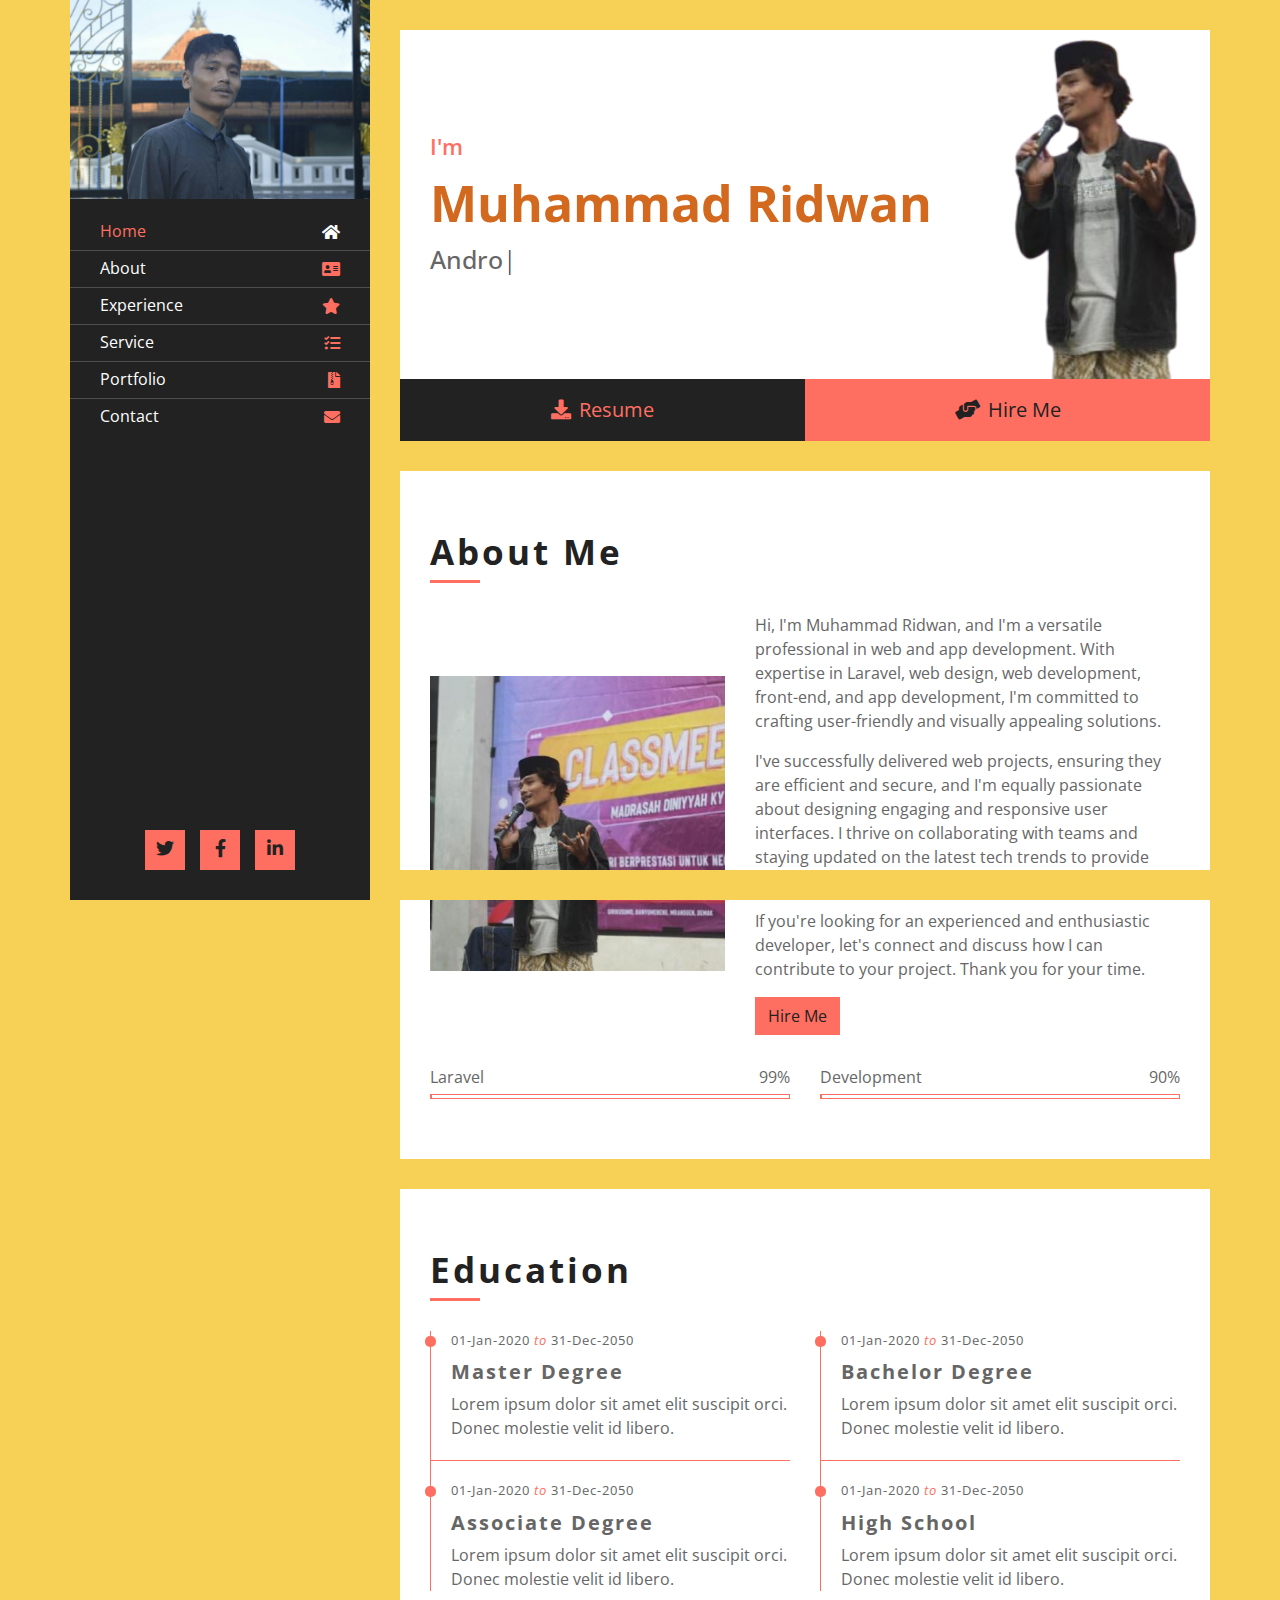
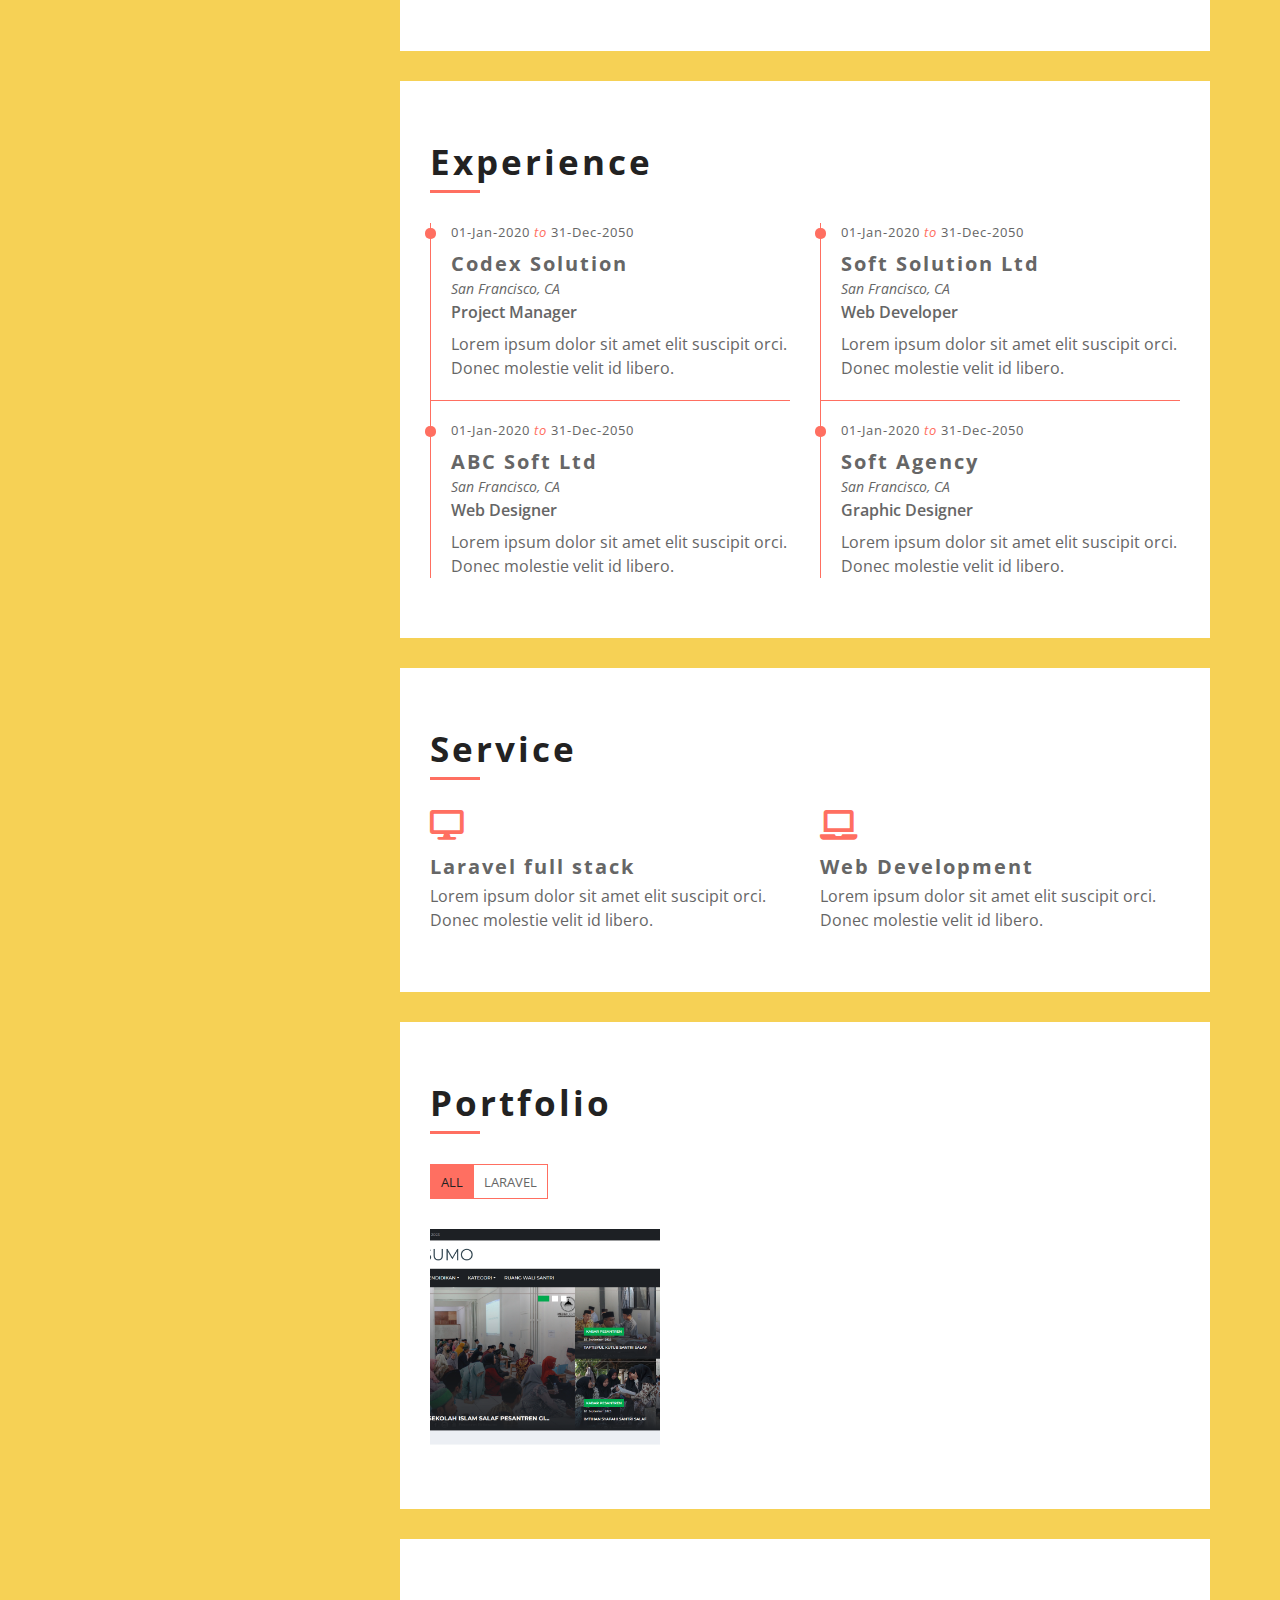
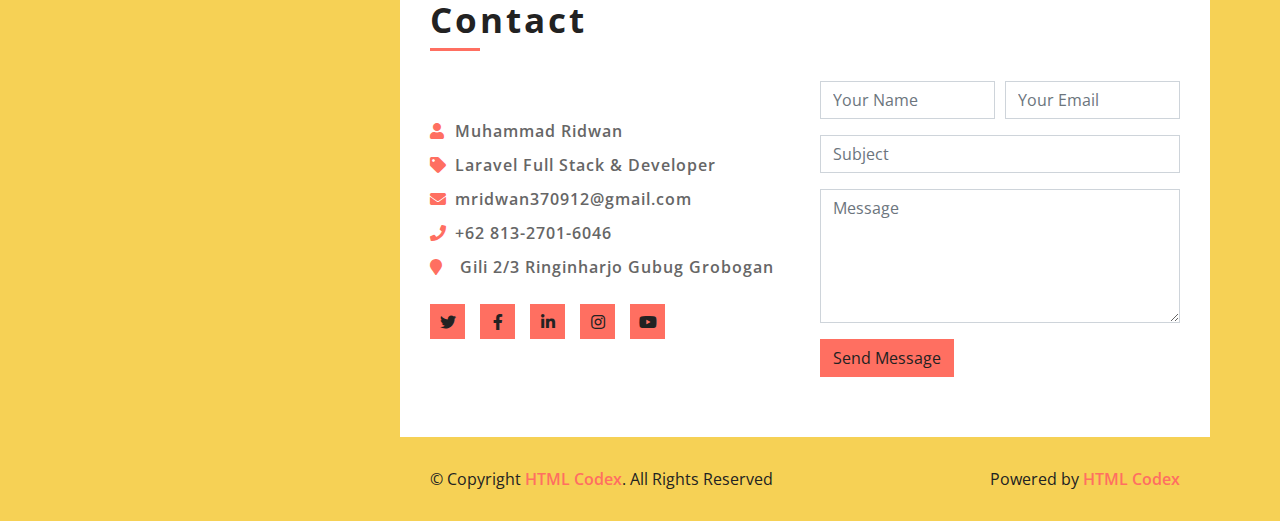
<file: index.html>
<!DOCTYPE html>
<html lang="en">
  <head>
    <meta charset="utf-8" />
    <title>Cantrik Art Portofolio</title>
    <meta content="width=device-width, initial-scale=1.0" name="viewport" />
    <meta content="Cantrik Art Portofolio" name="keywords" />
    <meta content="Cantrik Art Portofolio" name="description" />

    <!-- Favicon -->
    <link href="img/favicon.ico" rel="icon" />

    <!-- Google Fonts -->
    <link
      href="https://fonts.googleapis.com/css2?family=Open+Sans:300;400;600;700;800&display=swap"
      rel="stylesheet"
    />

    <!-- CSS Libraries -->
    <link
      href="https://stackpath.bootstrapcdn.com/bootstrap/4.4.1/css/bootstrap.min.css"
      rel="stylesheet"
    />
    <link
      href="https://cdnjs.cloudflare.com/ajax/libs/font-awesome/5.10.0/css/all.min.css"
      rel="stylesheet"
    />
    <link href="lib/slick/slick.css" rel="stylesheet" />
    <link href="lib/slick/slick-theme.css" rel="stylesheet" />
    <link href="lib/lightbox/css/lightbox.min.css" rel="stylesheet" />

    <!-- Template Stylesheet -->
    <link href="css/style.css" rel="stylesheet" />
  </head>

  <body data-spy="scroll" data-target=".navbar" data-offset="51">
    <div class="wrapper">
      <div class="sidebar">
        <div class="sidebar-header">
          <img src="img/ridwan.jpg" alt="Image" />
        </div>
        <div class="sidebar-content">
          <nav class="navbar navbar-expand-md bg-dark navbar-dark">
            <a href="#" class="navbar-brand">Cantrik Art</a>
            <button
              type="button"
              class="navbar-toggler"
              data-toggle="collapse"
              data-target="#navbarCollapse"
            >
              <span class="navbar-toggler-icon"></span>
            </button>
            <div class="collapse navbar-collapse" id="navbarCollapse">
              <ul class="nav navbar-nav">
                <li class="nav-item">
                  <a class="nav-link" href="#header"
                    >Home<i class="fa fa-home"></i
                  ></a>
                </li>
                <li class="nav-item">
                  <a class="nav-link" href="#about"
                    >About<i class="fa fa-address-card"></i
                  ></a>
                </li>
                <li class="nav-item">
                  <a class="nav-link" href="#experience"
                    >Experience<i class="fa fa-star"></i
                  ></a>
                </li>
                <li class="nav-item">
                  <a class="nav-link" href="#service"
                    >Service<i class="fa fa-tasks"></i
                  ></a>
                </li>
                <li class="nav-item">
                  <a class="nav-link" href="#portfolio"
                    >Portfolio<i class="fa fa-file-archive"></i
                  ></a>
                </li>
                <li class="nav-item">
                  <a class="nav-link" href="#contact"
                    >Contact<i class="fa fa-envelope"></i
                  ></a>
                </li>
              </ul>
            </div>
          </nav>
        </div>
        <div class="sidebar-footer">
          <a href="#"><i class="fab fa-twitter"></i></a>
          <a href="https://www.facebook.com/CantrikArt"
            ><i class="fab fa-facebook-f"></i
          ></a>
          <a href="#"><i class="fab fa-linkedin-in"></i></a>
        </div>
      </div>
      <div class="content">
        <!-- Header Start -->
        <div class="header" id="header">
          <div class="content-inner">
            <p>I'm</p>
            <h1 style="color: chocolate">Muhammad Ridwan</h1>
            <h2></h2>
            <div class="typed-text">
              Android Developer, Jetpack Compose, Laravel Full Stack, Web
              Designer, Web Developer, Front End Developer, Apps Developer
            </div>
          </div>
        </div>
        <!-- Header End -->

        <!-- Large Button Start -->
        <div class="large-btn">
          <div class="content-inner">
            <a class="btn" href="#"><i class="fa fa-download"></i>Resume</a>
            <a class="btn" href="https://wa.me/6281327016046" target="_blank"
              ><i class="fa fa-hands-helping"></i>Hire Me</a
            >
          </div>
        </div>
        <!-- Large Button End -->

        <!-- About Start -->
        <div class="about" id="about">
          <div class="content-inner">
            <div class="content-header">
              <h2>About Me</h2>
            </div>
            <div class="row align-items-center">
              <div class="col-md-6 col-lg-5">
                <img src="img/muhammad-ridwan.jpg" alt="Image" />
              </div>
              <div class="col-md-6 col-lg-7">
                <p>
                  Hi, I'm Muhammad Ridwan, and I'm a versatile professional in
                  web and app development. With expertise in Laravel, web
                  design, web development, front-end, and app development, I'm
                  committed to crafting user-friendly and visually appealing
                  solutions.
                </p>
                <p>
                  I've successfully delivered web projects, ensuring they are
                  efficient and secure, and I'm equally passionate about
                  designing engaging and responsive user interfaces. I thrive on
                  collaborating with teams and staying updated on the latest
                  tech trends to provide value-driven solutions.
                </p>

                <p>
                  If you're looking for an experienced and enthusiastic
                  developer, let's connect and discuss how I can contribute to
                  your project. Thank you for your time.
                </p>
                <a
                  class="btn"
                  href="https://wa.me/6281327016046"
                  target="_blank"
                  >Hire Me</a
                >
              </div>
            </div>
            <div class="row">
              <div class="col-md-6">
                <div class="skills">
                  <div class="skill-name">
                    <p>Laravel</p>
                    <p>99%</p>
                  </div>
                  <div class="progress">
                    <div
                      class="progress-bar"
                      role="progressbar"
                      aria-valuenow="99"
                      aria-valuemin="0"
                      aria-valuemax="100"
                    ></div>
                  </div>
                </div>
              </div>
              <div class="col-md-6">
                <div class="skills">
                  <div class="skill-name">
                    <p>Development</p>
                    <p>90%</p>
                  </div>
                  <div class="progress">
                    <div
                      class="progress-bar"
                      role="progressbar"
                      aria-valuenow="90"
                      aria-valuemin="0"
                      aria-valuemax="100"
                    ></div>
                  </div>
                </div>
              </div>
            </div>
          </div>
        </div>
        <!-- About End -->

        <!-- Education Start -->
        <div class="education" id="education">
          <div class="content-inner">
            <div class="content-header">
              <h2>Education</h2>
            </div>
            <div class="row align-items-center">
              <div class="col-md-6">
                <div class="edu-col">
                  <span>01-Jan-2020 <i>to</i> 31-Dec-2050</span>
                  <h3>Master Degree</h3>
                  <p>
                    Lorem ipsum dolor sit amet elit suscipit orci. Donec
                    molestie velit id libero.
                  </p>
                </div>
              </div>
              <div class="col-md-6">
                <div class="edu-col">
                  <span>01-Jan-2020 <i>to</i> 31-Dec-2050</span>
                  <h3>Bachelor Degree</h3>
                  <p>
                    Lorem ipsum dolor sit amet elit suscipit orci. Donec
                    molestie velit id libero.
                  </p>
                </div>
              </div>
              <div class="col-md-6">
                <div class="edu-col">
                  <span>01-Jan-2020 <i>to</i> 31-Dec-2050</span>
                  <h3>Associate Degree</h3>
                  <p>
                    Lorem ipsum dolor sit amet elit suscipit orci. Donec
                    molestie velit id libero.
                  </p>
                </div>
              </div>
              <div class="col-md-6">
                <div class="edu-col">
                  <span>01-Jan-2020 <i>to</i> 31-Dec-2050</span>
                  <h3>High School</h3>
                  <p>
                    Lorem ipsum dolor sit amet elit suscipit orci. Donec
                    molestie velit id libero.
                  </p>
                </div>
              </div>
            </div>
          </div>
        </div>
        <!-- Education Start -->

        <!-- Experience Start -->
        <div class="experience" id="experience">
          <div class="content-inner">
            <div class="content-header">
              <h2>Experience</h2>
            </div>
            <div class="row align-items-center">
              <div class="col-md-6">
                <div class="exp-col">
                  <span>01-Jan-2020 <i>to</i> 31-Dec-2050</span>
                  <h3>Codex Solution</h3>
                  <h4>San Francisco, CA</h4>
                  <h5>Project Manager</h5>
                  <p>
                    Lorem ipsum dolor sit amet elit suscipit orci. Donec
                    molestie velit id libero.
                  </p>
                </div>
              </div>
              <div class="col-md-6">
                <div class="exp-col">
                  <span>01-Jan-2020 <i>to</i> 31-Dec-2050</span>
                  <h3>Soft Solution Ltd</h3>
                  <h4>San Francisco, CA</h4>
                  <h5>Web Developer</h5>
                  <p>
                    Lorem ipsum dolor sit amet elit suscipit orci. Donec
                    molestie velit id libero.
                  </p>
                </div>
              </div>
              <div class="col-md-6">
                <div class="exp-col">
                  <span>01-Jan-2020 <i>to</i> 31-Dec-2050</span>
                  <h3>ABC Soft Ltd</h3>
                  <h4>San Francisco, CA</h4>
                  <h5>Web Designer</h5>
                  <p>
                    Lorem ipsum dolor sit amet elit suscipit orci. Donec
                    molestie velit id libero.
                  </p>
                </div>
              </div>
              <div class="col-md-6">
                <div class="exp-col">
                  <span>01-Jan-2020 <i>to</i> 31-Dec-2050</span>
                  <h3>Soft Agency</h3>
                  <h4>San Francisco, CA</h4>
                  <h5>Graphic Designer</h5>
                  <p>
                    Lorem ipsum dolor sit amet elit suscipit orci. Donec
                    molestie velit id libero.
                  </p>
                </div>
              </div>
            </div>
          </div>
        </div>
        <!-- Experience Start -->

        <!-- Service Start -->
        <div class="service" id="service">
          <div class="content-inner">
            <div class="content-header">
              <h2>Service</h2>
            </div>
            <div class="row align-items-center">
              <div class="col-md-6">
                <div class="srv-col">
                  <i class="fa fa-desktop"></i>
                  <h3>Laravel full stack</h3>
                  <p>
                    Lorem ipsum dolor sit amet elit suscipit orci. Donec
                    molestie velit id libero.
                  </p>
                </div>
              </div>
              <div class="col-md-6">
                <div class="srv-col">
                  <i class="fa fa-laptop"></i>
                  <h3>Web Development</h3>
                  <p>
                    Lorem ipsum dolor sit amet elit suscipit orci. Donec
                    molestie velit id libero.
                  </p>
                </div>
              </div>
            </div>
          </div>
        </div>
        <!-- Service Start -->

        <!-- Portfolio Start -->
        <div class="portfolio" id="portfolio">
          <div class="content-inner">
            <div class="content-header">
              <h2>Portfolio</h2>
            </div>
            <div class="row">
              <div class="col-lg-12">
                <ul id="portfolio-flters">
                  <li data-filter="*" class="filter-active">All</li>
                  <li data-filter=".web-des">Laravel</li>
                </ul>
              </div>
            </div>
            <div class="row portfolio-container">
              <div class="col-lg-4 col-md-6 portfolio-item web-des">
                <div class="portfolio-wrap">
                  <figure>
                    <img src="img/kabar-santri.png" class="img-fluid" alt="" />
                    <a
                      href="img/kabar-santri.png"
                      data-lightbox="portfolio"
                      data-title="Kabar Santri"
                      class="link-preview"
                      title="Preview"
                      ><i class="fa fa-eye"></i
                    ></a>
                    <a
                      href="https://pesantrengirikesumo.com"
                      class="link-details"
                      title="More Details"
                      ><i class="fa fa-link"></i
                    ></a>
                    <a
                      class="portfolio-title"
                      href="https://pesantrengirikesumo.com"
                      >Kabar Santri<span>Pesantren Girikesumo</span></a
                    >
                  </figure>
                </div>
              </div>
            </div>
          </div>
        </div>
        <!-- Portfolio Start -->

        <!-- Contact Start -->
        <div class="contact" id="contact">
          <div class="content-inner">
            <div class="content-header">
              <h2>Contact</h2>
            </div>
            <div class="row align-items-center">
              <div class="col-md-6">
                <div class="contact-info">
                  <p><i class="fa fa-user"></i>Muhammad Ridwan</p>
                  <p><i class="fa fa-tag"></i>Laravel Full Stack & Developer</p>
                  <p>
                    <i class="fa fa-envelope"></i
                    ><a href="mailto:mridwan370912@gmail.com"
                      >mridwan370912@gmail.com</a
                    >
                  </p>
                  <p>
                    <i class="fa fa-phone"></i
                    ><a href="https://wa.me/6281327016046" target="_blank"
                      >+62 813-2701-6046</a
                    >
                  </p>
                  <!-- https://maps.app.goo.gl/8rUCnP1LgRGhoTjQA -->
                  <p>
                    <i class="fa fa-map-marker"> </i>
                    <a
                      href="https://maps.app.goo.gl/8rUCnP1LgRGhoTjQA"
                      target="_blank"
                      >Gili 2/3 Ringinharjo Gubug Grobogan</a
                    >
                  </p>
                  <div class="social">
                    <a class="btn" href=""><i class="fab fa-twitter"></i></a>
                    <a class="btn" href="https://www.facebook.com/CantrikArt"
                      ><i class="fab fa-facebook-f"></i
                    ></a>
                    <a class="btn" href=""
                      ><i class="fab fa-linkedin-in"></i
                    ></a>
                    <a
                      class="btn"
                      href="https://www.instagram.com/muhammad_ridwan900/"
                      ><i class="fab fa-instagram"></i
                    ></a>
                    <a class="btn" href="https://www.youtube.com/@bengkel_moral"
                      ><i class="fab fa-youtube"></i
                    ></a>
                  </div>
                </div>
              </div>
              <div class="col-md-6">
                <div class="form">
                  <form>
                    <div class="form-row">
                      <div class="form-group col-md-6">
                        <input
                          type="text"
                          class="form-control"
                          placeholder="Your Name"
                        />
                      </div>
                      <div class="form-group col-md-6">
                        <input
                          type="email"
                          class="form-control"
                          placeholder="Your Email"
                        />
                      </div>
                    </div>
                    <div class="form-group">
                      <input
                        type="text"
                        class="form-control"
                        placeholder="Subject"
                      />
                    </div>
                    <div class="form-group">
                      <textarea
                        class="form-control"
                        rows="5"
                        placeholder="Message"
                      ></textarea>
                    </div>
                    <div>
                      <button class="btn" type="submit">Send Message</button>
                    </div>
                  </form>
                </div>
              </div>
            </div>
          </div>
        </div>
        <!-- Contact End -->

        <!-- Footer Start -->
        <div class="footer">
          <div class="content-inner">
            <div class="row align-items-center">
              <div class="col-md-6">
                <p>
                  &copy; Copyright
                  <a href="https://htmlcodex.com">HTML Codex</a>. All Rights
                  Reserved
                </p>
              </div>
              <div class="col-md-6">
                <p>Powered by <a href="https://htmlcodex.com">HTML Codex</a></p>
              </div>
            </div>
          </div>
        </div>
        <!-- Footer Start -->
      </div>
    </div>

    <!-- Back to Top -->
    <a href="#" class="back-to-top"><i class="fa fa-angle-double-up"></i></a>

    <!-- JavaScript Libraries -->
    <script src="https://code.jquery.com/jquery-3.4.1.min.js"></script>
    <script src="https://stackpath.bootstrapcdn.com/bootstrap/4.4.1/js/bootstrap.bundle.min.js"></script>
    <script src="lib/easing/easing.min.js"></script>
    <script src="lib/slick/slick.min.js"></script>
    <script src="lib/typed/typed.min.js"></script>
    <script src="lib/waypoints/waypoints.min.js"></script>
    <script src="lib/isotope/isotope.pkgd.min.js"></script>
    <script src="lib/lightbox/js/lightbox.min.js"></script>

    <!-- Template Javascript -->
    <script src="js/main.js"></script>
  </body>
</html>
</file>
<file: css/style.css>
/**********************************/
/********** General CSS ***********/
/**********************************/
body {
    color: #666666;
    background: #F6D155;
    font-family: 'Open Sans', sans-serif;
}

a {
    color: #222222;
    transition: all .3s;
}

a:hover,
a:active,
a:focus {
    color: #FF6F61;
    outline: none;
    text-decoration: none;
}

.btn:focus {
    box-shadow: none;
}


/**********************************/
/****** Layout with Sidebar *******/
/**********************************/
.wrapper {
    position: relative;
    margin: 0 auto;
    width: 100%;
    max-width: 1140px;
}

.wrapper .sidebar {
    position: relative;
    width: 100%;
    float: left;
    background: #222222;
}

.wrapper .content {
    position: relative;
    width: 100%;
    padding: 15px;
    float: left;
    background: #F6D155;
}

.wrapper .sidebar-header,
.wrapper .sidebar-footer {
    display: none;
}

.navbar {
    padding: 15px;
    background: #222222 !important;
}

.navbar-expand-md .navbar-nav .nav-item {
    width: 100%;
    border-top: 1px solid rgba(255, 255, 255, .2);
}

.navbar-expand-md .navbar-nav .nav-item:first-child{
    border-top: none;
}

.navbar-expand-md .navbar-nav .nav-link {
    color: #ffffff;
    padding: 5px 15px 7px 15px;
    transition: all .3s;
}

.navbar-expand-md .navbar-nav .nav-link i {
    color: #FF6F61;
    float: right;
    padding-top: 5px;
    transition: all .3s;
}

.navbar-expand-md .navbar-nav .nav-link:hover,
.navbar-expand-md .navbar-nav .nav-link.active {
    color: #FF6F61;
}

.navbar-expand-md .navbar-nav .nav-link:hover i,
.navbar-expand-md .navbar-nav .nav-link.active i{
    color: #ffffff;
}


.wrapper .sidebar,
.wrapper .content {
    -webkit-transition: margin 200ms ease-out;
    -moz-transition: margin 200ms ease-out;
    -o-transition: margin 200ms ease-out;
    transition: margin 200ms ease-out;
}

@media (min-width: 768px) {
    .wrapper .content {
        padding: 30px 0px 30px 30px;
    }
    
    .wrapper .content::before,
    .wrapper .content::after {
        position: fixed;
        content: "";
        width: 100%;
        height: 30px;
        background: #F6D155;
        z-index: 1;
    }
    
    .wrapper .content::before {
        top: 0;
    }
    
    .wrapper .content::after {
        bottom: 0;
    }
    
    .wrapper .sidebar {
        position: fixed;
        width: 300px;
        height: 100%;
        margin-left: -250px;
        float: left;
        overflow: auto;
        scrollbar-width: thin;
        scrollbar-color: gray;
        z-index: 2;
    }

    .wrapper .sidebar:hover {
        margin-left: 0px;
    }
    
    .wrapper .content {
        position: relative;
        width: calc(100% - 50px);
        margin-left: 50px;
        float: right;
    }
    
    .wrapper .sidebar:hover  .sidebar-header {
        position: relative;
        display: block;
        width: 100%;
    }

    .wrapper .sidebar .sidebar-header img {
        width: 100%;
        height: auto;
    }
    
    .navbar-brand {
        display: none;
    }
    
    .navbar {
        padding: 15px 0;
        flex-direction: column;
    }
    
    .wrapper .sidebar:hover .navbar-expand-md .navbar-nav .nav-link {
        padding: 5px 30px 7px 30px;
    }
    
    .wrapper .sidebar::-webkit-scrollbar {
        width: 7px;
    }

    .wrapper .sidebar::-webkit-scrollbar-track {
        -webkit-box-shadow: inset 0 0 6px rgba(0,0,0,0.1);
    }

    .wrapper .sidebar::-webkit-scrollbar-thumb {
        background-color: darkgrey;
        outline: 1px solid slategrey;
        border-radius: 7px
    }
    
    .navbar-brand {
        display: none;
    }
    
    .sidebar .sidebar-footer {
        width: 300px;
        position: fixed;
        bottom: 0;
        padding: 15px;
        font-size: 0;
        text-align: center;
        background: #222222;
    }
    
    .sidebar .sidebar-footer a {
        display: inline-block;
        width: 40px;
        height: 40px;
        padding: 5px 0;
        margin: 0 15px 15px 0;
        text-align: center;
        font-size: 18px;
        color: #222222;
        background: #FF6F61;
    }
    
    .sidebar .sidebar-footer a:last-child {
        margin-right: 0;
    }
    
    .sidebar .sidebar-footer a:hover {
        color: #FF6F61;
        background: #ffffff;
    }
    
    .sidebar:hover .sidebar-footer {
        display: block;
    }
}

@media (min-width: 992px) {
    .wrapper .sidebar {
        margin: 0;
    }

    .wrapper .content {
        width: calc(100% - 300px);
        margin-left: 300px;
    }

    .sidebar .sidebar-header {
        position: relative;
        display: block;
        width: 100%;
    }
    
    .navbar-expand-md .navbar-nav .nav-link {
        padding: 5px 30px 7px 30px;
    }
    
    .sidebar .sidebar-footer {
        display: block;
    }
}

@media (max-width: 1140px) {
    .wrapper .content {
        padding: 30px;
    }
}

@media (max-width: 576px) {
    .wrapper .content {
        padding: 15px;
    }
}


/**********************************/
/******** Back to Top CSS *********/
/**********************************/
.back-to-top {
    position: fixed;
    display: none;
    width: 30px;
    height: 30px;
    text-align: center;
    line-height: 1;
    font-size: 30px;
    right: 30px;
    bottom: 30px;
    transition: background 0.5s;
    z-index: 11;
}

.back-to-top i {
    color: #222222;
}

.back-to-top i:hover {
    color: #FF6F61;
}

.back-to-top {
    -webkit-animation: action 1s infinite  alternate;
    animation: action 1s infinite  alternate;
}

@-webkit-keyframes action {
    0% { transform: translateY(0); }
    100% { transform: translateY(-15px); }
}

@keyframes action {
    0% { transform: translateY(0); }
    100% { transform: translateY(-15px); }
}


/**********************************/
/*********** Header CSS ***********/
/**********************************/
.header {
    position: relative;
    background: #ffffff;
}

.header .content-inner {
    padding: 100px 30px;
    background: url(../img/profile-ridwan.png) right bottom no-repeat;
    background-size: contain;
}

.header p {
    color: #FF6F61;
    font-size: 22px;
    font-weight: 600;
    margin-bottom: 10px;
}

.header h1 {
    color: #222222;
    font-size: 50px;
    font-weight: 700;
}

.header h2 {
    display: inline-block;
    margin: 0;
    height: 25px;
    font-size: 25px;
}

.header .typed-text {
    display: none;
}

.header .typed-cursor {
    font-size: 25px;
    font-weight: 300;
    color: #222222;
}

.large-btn .content-inner {
    font-size: 0;
    border-bottom: 30px solid #F6D155;
}

.large-btn .btn {
    position: relative;
    width: 50%;
    padding: 15px 0;
    color: #FF6F61;
    font-size: 20px;
    background: #222222;
    border-radius: 0;
}

.large-btn .btn:last-child {
    color: #222222;
    background: #FF6F61;
}

.large-btn .btn i {
    margin-right: 8px;
}

.large-btn .btn::after {
    position: absolute;
    content: "";
    width: 0;
    height: 100%;
    top: 0;
    left: 0;
    transition: all .3s;
}

.large-btn .btn:hover::after {
    width: 100%;
    background: rgba(255, 255, 255, .1);
}


/**********************************/
/******* Content Header CSS *******/
/**********************************/
.content-header {
    position: relative;
    width: 100%;
    margin-bottom: 30px;
    padding-bottom: 10px;
}

.content-header h2 {
    color: #222222;
    font-size: 35px;
    font-weight: 700;
    letter-spacing: 3px;
    margin: 0;
}

.content-header::after {
    content: '';
    position: absolute;
    display: block;
    width: 50px;
    height: 3px;
    bottom: 0;
    left: 0;
    background: #FF6F61;
}


/**********************************/
/*********** About CSS ************/
/**********************************/
.about {
    position: relative;
    padding: 60px 30px;
    background: #ffffff;
    border-bottom: 30px solid #F6D155;
}


.about img {
    width: 100%;
    height: auto;
}

@media(max-width: 767.98px) {
    .about img {
        margin-bottom: 15px;
    }
}

.about .btn {
    border-radius: 0;
    color: #222222;
    background: #FF6F61;
    transition: all .3s;
}

.about .btn:hover {
    color: #FF6F61;
    background: #222222;
}

.about .skills {
    padding-top: 15px;
}

.about .skill-name {
    margin-top: 15px;
}

.about .skill-name p {
    display: inline-block;
    margin-bottom: 5px;
    font-size: 16px;
    font-weight: 400;
}

.about .skill-name p:last-child {
    float: right;
}

.about .progress {
    height: 5px;
    border: 1px solid #FF6F61;
    border-radius: 0;
    background: #ffffff;
}

.about .progress .progress-bar {
    width: 1px;
    background: #FF6F61;
    border-radius: 0;
    transition: 1s;
}


/**********************************/
/********* Education CSS **********/
/**********************************/
.education {
    position: relative;
    padding: 60px 30px;
    background: #ffffff;
    border-bottom: 30px solid #F6D155;
}

.education .edu-col {
    position: relative;
    width: 100%;
    padding: 20px 0 20px 20px;
    border-left: 1px solid #FF6F61;
    border-bottom: 1px solid #FF6F61;
}

.education .col-md-6:first-child .edu-col {
    padding-top: 0;
}

.education .col-md-6:last-child .edu-col {
    border-bottom: none;
    padding-bottom: 0;
}

@media (min-width: 768px) {
    .education .col-md-6:nth-child(-n+2) .edu-col {
        padding-top: 0;
    }

    .education .col-md-6:last-child .edu-col,
    .education .col-md-6:nth-last-child(2) .edu-col {
        border-bottom: none;
        padding-bottom: 0;
    }
}

.education .edu-col span {
    position: relative;
    display: block;
    font-size: 13px;
    letter-spacing: 1px;
    margin-bottom: 10px;
}

.education .edu-col span::before {
    position: absolute;
    content: "";
    width: 11px;
    height: 11px;
    background: #FF6F61;
    top: 5px;
    left: -26px;
    border-radius: 5px;
}

.education .edu-col span i {
    color: #FF6F61;
}

.education .edu-col h3 {
    font-size: 20px;
    font-weight: 700;
    letter-spacing: 2px;
}

.education .edu-col p {
    margin: 0;
}


/**********************************/
/********* Experience CSS *********/
/**********************************/
.experience {
    position: relative;
    padding: 60px 30px;
    background: #ffffff;
    border-bottom: 30px solid #F6D155;
}

.experience .exp-col {
    position: relative;
    width: 100%;
    padding: 20px 0 20px 20px;
    border-left: 1px solid #FF6F61;
    border-bottom: 1px solid #FF6F61;
}

.experience .col-md-6:first-child .exp-col {
    padding-top: 0;
}

.experience .col-md-6:last-child .exp-col {
    border-bottom: none;
    padding-bottom: 0;
}

@media (min-width: 768px) {
    .experience .col-md-6:nth-child(-n+2) .exp-col {
        padding-top: 0;
    }

    .experience .col-md-6:last-child .exp-col,
    .experience .col-md-6:nth-last-child(2) .exp-col {
        border-bottom: none;
        padding-bottom: 0;
    }
}

.experience .exp-col span {
    position: relative;
    display: block;
    font-size: 13px;
    letter-spacing: 1px;
    margin-bottom: 10px;
}

.experience .exp-col span::before {
    position: absolute;
    content: "";
    width: 11px;
    height: 11px;
    background: #FF6F61;
    top: 5px;
    left: -26px;
    border-radius: 5px;
}

.experience .exp-col span i {
    color: #FF6F61;
}

.experience .exp-col h3 {
    font-size: 20px;
    font-weight: 700;
    letter-spacing: 2px;
    margin-bottom: 5px;
}

.experience .exp-col h4 {
    font-size: 14px;
    font-weight: 400;
    font-style: italic;
    margin-bottom: 5px;
}

.experience .exp-col h5 {
    font-size: 16px;
    font-weight: 600;
    margin-bottom: 10px;
}

.experience .exp-col p {
    margin: 0;
}


/**********************************/
/*********** Service CSS **********/
/**********************************/
.service {
    position: relative;
    padding: 60px 30px 30px 30px;
    background: #ffffff;
    border-bottom: 30px solid #F6D155;
}

.service .srv-col {
    position: relative;
    width: 100%;
    margin-bottom: 30px;
}

.service .srv-col i {
    font-size: 30px;
    color: #FF6F61;
    margin-bottom: 15px;
}

.service .srv-col h3 {
    font-size: 20px;
    font-weight: 700;
    letter-spacing: 2px;
    margin-bottom: 5px;
}

.experience .exp-col h4 {
    font-size: 14px;
    font-weight: 400;
    font-style: italic;
    margin-bottom: 5px;
}

.experience .exp-col h5 {
    font-size: 16px;
    font-weight: 600;
    margin-bottom: 10px;
}

.experience .exp-col p {
    margin: 0;
}


/**********************************/
/********** Portfolio CSS *********/
/**********************************/
.portfolio {
    position: relative;
    padding: 60px 30px 30px 30px;
    background: #ffffff;
    border-bottom: 30px solid #F6D155;
}

.portfolio #portfolio-flters {
    padding: 0;
    margin: -15px 0 30px 0;
    list-style: none;
    font-size: 0;
}

.portfolio #portfolio-flters li {
    cursor: pointer;
    margin: 15px -1px 0 0;
    display: inline-block;
    height: 35px;
    padding: 10px;
    color: #666666;
    font-size: 13px;
    line-height: 15px;
    text-transform: uppercase;
    border: 1px solid #FF6F61;
    background: #ffffff;
    transition: all 0.3s ease-in-out;
}

.portfolio #portfolio-flters li:hover,
.portfolio #portfolio-flters li.filter-active {
    background: #FF6F61;
    color: #222222;
}

.portfolio .portfolio-item {
    position: relative;
    height: 250px;
    overflow: hidden;
}

.portfolio .portfolio-item figure {
    background: #ffffff;
    overflow: hidden;
    height: 220px;
    position: relative;
    border-radius: 0;
    margin: 0; 
}

.portfolio .portfolio-item figure img {
    width: 100%; 
    height: 100%; 
    object-fit: cover; 
}

.portfolio .portfolio-item figure:hover img {
    opacity: 0.3;
    transition: 0.3s;
}

.portfolio .portfolio-item figure .link-preview,
.portfolio .portfolio-item figure .link-details,
.portfolio .portfolio-item figure .portfolio-title {
    position: absolute;
    display: inline-block;
    opacity: 0;
    line-height: 1;
    text-align: center;
    width: 45px;
    height: 35px;
    background: #FF6F61;
    transition: 0.2s linear;
}

.portfolio .portfolio-item figure .link-preview i,
.portfolio .portfolio-item figure .link-details i {
    color: #222222;
    padding-top: 10px;
    font-size: 16px;
}

.portfolio .portfolio-item figure .link-preview:hover,
.portfolio .portfolio-item figure .link-details:hover {
    background: #222222;
}

.portfolio .portfolio-item figure .link-preview:hover i,
.portfolio .portfolio-item figure .link-details:hover i {
    color: #FF6F61;
}

.portfolio .portfolio-item figure .link-preview {
    left: 50%;
    top: calc(25% - 18px);
}

.portfolio .portfolio-item figure .link-details {
    right: 50%;
    top: calc(25% - 18px);
}

.portfolio .portfolio-item figure .portfolio-title {
    margin: 0;
    width: 100%;
    height: 50%;
    left: 0;
    right: 0;
    top: 100%;
    padding: 30px 10px;
    color: #222222;
    font-size: 16px;
    font-weight: 600;
    background: rgba(255, 111, 97, .5);
    border-radius: 0;
}

.portfolio .portfolio-item figure .portfolio-title:hover {
    text-decoration: none;
}

.portfolio .portfolio-item figure .portfolio-title span {
    display: block;
    margin-top: 10px;
    font-family: 'Open Sans', sans-serif;
    font-size: 13px;
    font-weight: 300;
}

.portfolio .portfolio-item figure:hover .link-preview {
    opacity: 1;
    left: calc(50% - 61px);
}

.portfolio .portfolio-item figure:hover .link-details {
    opacity: 1;
    right: calc(50% - 61px);
}

.portfolio .portfolio-item figure:hover .portfolio-title {
    opacity: 1;
    top: 50%;
}


/**********************************/
/*********** Review CSS ***********/
/**********************************/
.review {
    position: relative;
    background: #ffffff;
    border-bottom: 30px solid #F6D155;
}

.review .content-inner {
    position: relative;
    padding: 60px 30px;
    background: url(../img/quote.png) right bottom no-repeat;
}

.review .review-text p {
    font-size: 18px;
    font-style: italic;
}

.review .review-img {
    display: flex;
    align-items: center;
}

.review .review-img img {
    width: 80px; 
    height: 80px; 
    object-fit: cover;
    margin-right: 15px;
}

.review .review-name h3 {
    font-size: 18px;
    font-weight: 700;
    letter-spacing: 2px;
    margin-bottom: 5px;
}

.review .review-name p {
    font-size: 14px;
    margin-bottom: 0;
}

.review .review-text .ratting {
    margin-bottom: 5px;
}

.review .review-text .ratting i {
    color: #FF6F61;
    font-size: 14px;
}

.review .slick-slider:hover .slick-prev {
    left: 30px;
}

.review .slick-slider:hover .slick-next {
    right: 30px;
}

.review-slider .slick-prev,
.review-slider .slick-next {
    width: 35px;
    height: 35px;
    z-index: 1;
    opacity: 0;
    transition: .5s;
    background: rgba(255, 111, 97, .7);
}

.review-slider .slick-prev {
    left: 55px;
}

.review-slider .slick-next {
    right: 55px;
}

.review-slider.slick-slider:hover .slick-prev {
    left: 15px;
    opacity: 1;
}

.review-slider.slick-slider:hover .slick-next {
    right: 15px;
    opacity: 1;
}

.review-slider .slick-prev:hover,
.review-slider .slick-prev:focus,
.review-slider .slick-next:hover,
.review-slider .slick-next:focus {
    background: rgba(0, 0, 0, .7);
}

.review-slider .slick-prev:hover::before,
.review-slider .slick-prev:focus::before,
.review-slider .slick-next:hover::before,
.review-slider .slick-next:focus::before {
    color: #FF6F61;
}

.review-slider .slick-prev::before,
.review-slider .slick-next::before {
    font-family: "Font Awesome 5 Free";
    font-weight: 900;
    font-size: 18px;
    color: #ffffff;
}

.review-slider .slick-prev::before {
    content: "\f104";
}

.review-slider .slick-next::before {
    content: "\f105";
}

.review-slider .slick-dots {
    bottom: 15px;
}

.review-slider .slick-dots li button:before {
    color: #ffffff;
    font-size: 15px;
}

.review-slider .slick-dots li.slick-active button:before {
    color: #FF6F61;
}

.review-slider.slick-slider {
    margin-bottom: 0;
}


/**********************************/
/*********** Contact CSS ***********/
/**********************************/
.contact {
    position: relative;
    padding: 60px 30px 30px 30px;
    background: #ffffff;
}

.contact .contact-info {
    position: relative;
    width: 100%;
    margin-bottom: 30px;
}

.contact .contact-info p {
    font-size: 16px;
    font-weight: 600;
    letter-spacing: 1px;
    margin-bottom: 10px;
}

.contact .contact-info p i {
    width: 25px;
    color: #FF6F61;
}

.contact .contact-info p a {
    color: #666666;
}

.contact .contact-info p a:hover {
    color: #FF6F61;
    text-decoration: none;
}

.contact .social {
    font-size: 0;
}

.contact .social a {
    width: 35px;
    height: 35px;
    padding: 5px 0;
    color: #222222;
    background: #FF6F61;
    border-radius: 0;
    margin-top: 15px;
    margin-right: 15px;
    transition: all .3s;
}

.contact .social a:last-child {
    margin-right: 0;
}

.contact .social a:hover {
    color: #FF6F61;
    background: #222222;
}

.contact .form {
    position: relative;
    width: 100%;
    margin-bottom: 30px;
}

.contact .form .form-control {
    border-radius: 0;
}

.contact .form .form-control:focus {
    box-shadow: none;
    border-color: #FF6F61;
}

.contact .form .btn {
    color: #222222;
    background: #FF6F61;
    border-radius: 0;
    transition: all .3s;
}

.contact .form .btn:hover {
    color: #FF6F61;
    background: #222222;
}


/**********************************/
/*********** Footer CSS ***********/
/**********************************/
.footer {
    position: relative;
    width: 100%;
    padding: 30px 30px 0 30px;
    background: #F6D155;
}

.footer .col-md-6:last-child {
    text-align: right;
}

@media(max-width: 767.98px) {
    .footer .col-md-6,
    .footer .col-md-6:last-child{
        text-align: center;
    }
}

.footer p {
    color: #222222;
    margin: 0;
}

.footer a {
    color: #FF6F61;
    font-weight: 600;
}

.footer a:hover {
    color: #222222;
}
</file>
